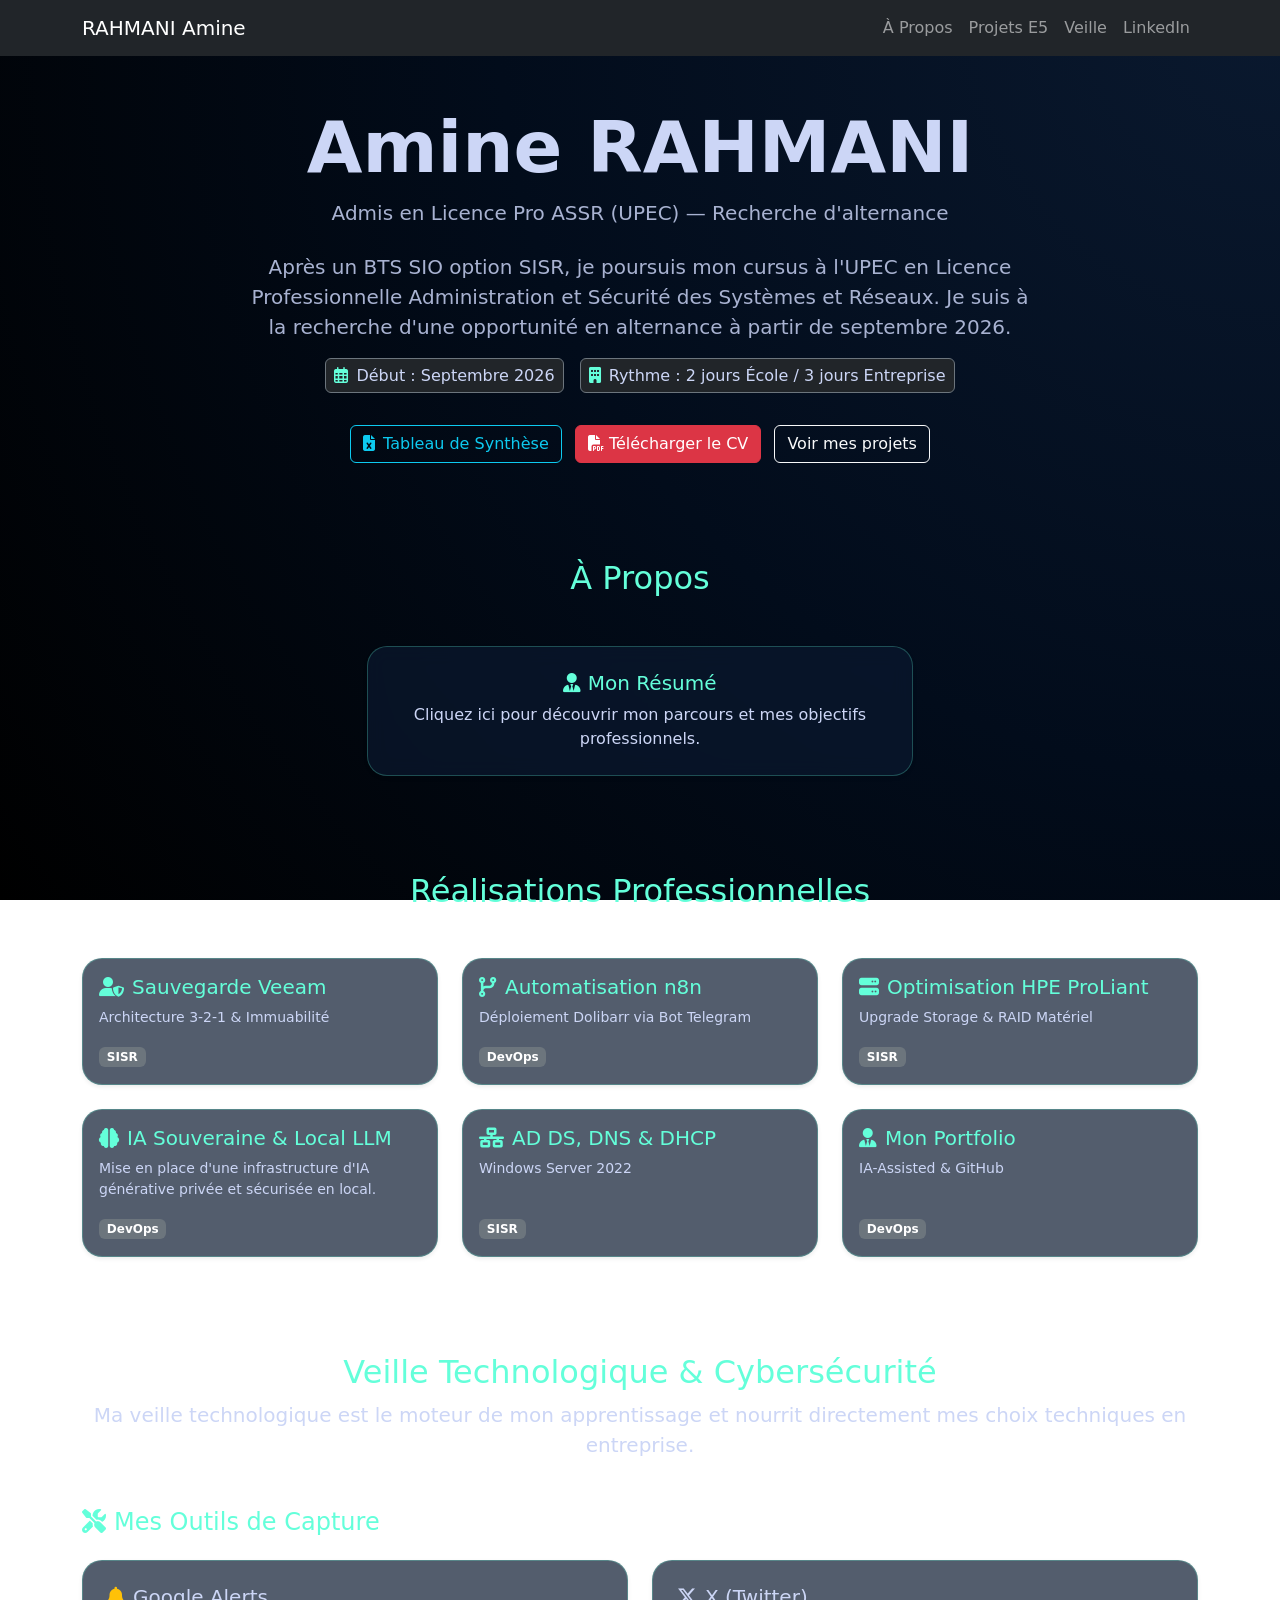
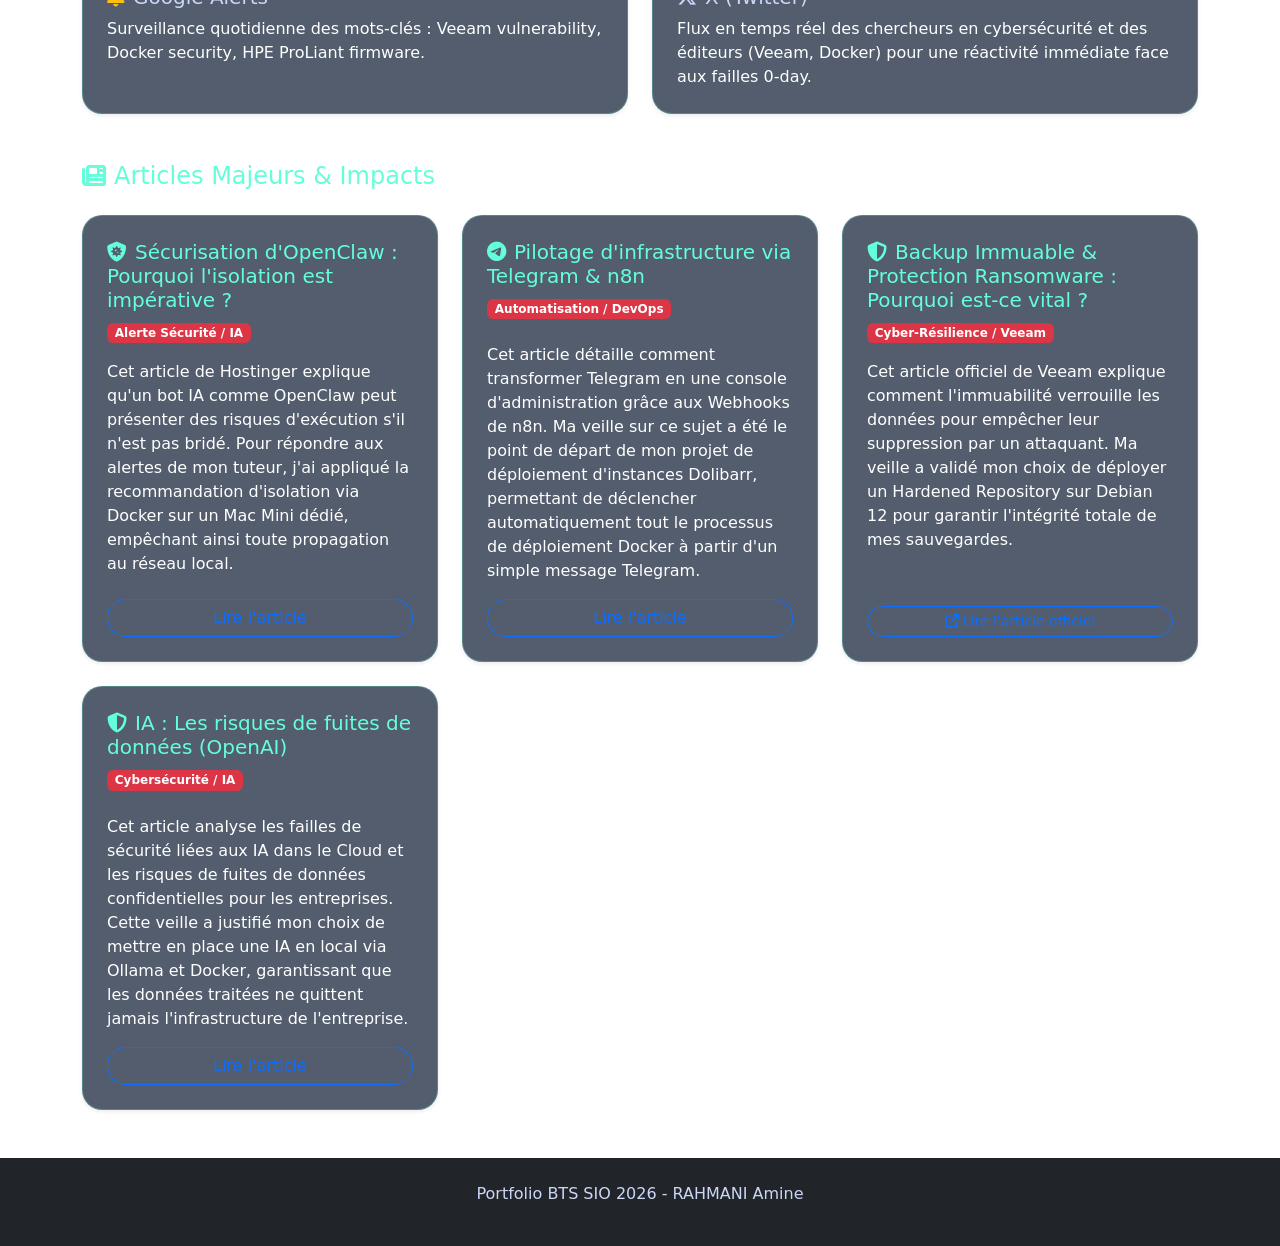
<file: index.html>
<!DOCTYPE html>
<html lang="fr">
<head>
    <meta charset="UTF-8">
    <meta name="viewport" content="width=device-width, initial-scale=1.0">
    <title>Amine RAHMANI - Portfolio BTS SIO</title>
    <link href="https://cdn.jsdelivr.net/npm/bootstrap@5.3.0/dist/css/bootstrap.min.css" rel="stylesheet">
    <link rel="stylesheet" href="style.css">
    <link href="https://fonts.googleapis.com/css2?family=Inter:wght@400;500;700&display=swap" rel="stylesheet">
    <link rel="stylesheet" href="https://cdnjs.cloudflare.com/ajax/libs/font-awesome/6.4.0/css/all.min.css">
</head>
<body class="text-light">
    <nav class="navbar navbar-expand-lg navbar-dark bg-dark sticky-top">
        <div class="container">
            <a class="navbar-brand" href="#">RAHMANI Amine</a>
            <div class="collapse navbar-collapse" id="navbarNav">
                <ul class="navbar-nav ms-auto">
                    <li class="nav-item"><a class="nav-link" href="#propos">À Propos</a></li>
                    <li class="nav-item"><a class="nav-link" href="#projets">Projets E5</a></li>
                    <li class="nav-item"><a class="nav-link" href="#veille">Veille</a></li>
                    <li class="nav-item"><a class="nav-link" href="https://www.linkedin.com/in/amine-r-5809b4294" target="_blank">LinkedIn</a></li>
                </ul>
            </div>
        </div>
    </nav>

    <header class="hero text-center text-white py-5">
        <div class="container">
            <h1 class="display-4">Amine RAHMANI</h1>
            <span class="student-badge">Admis en Licence Pro ASSR (UPEC) — Recherche d'alternance</span>
            <p class="lead mt-4 mx-auto text-light" style="max-width: 800px; font-size: 1.1rem;">
                Après un BTS SIO option SISR, je poursuis mon cursus à l'UPEC en Licence Professionnelle Administration et Sécurité des Systèmes et Réseaux. Je suis à la recherche d'une opportunité en alternance à partir de septembre 2026.
            </p>
            <div class="d-flex justify-content-center flex-wrap gap-3 mt-3 mb-4">
                <span class="badge bg-dark border border-secondary text-light p-2 fs-6 fw-normal"><i class="far fa-calendar-alt text-primary me-2"></i>Début : Septembre 2026</span>
                <span class="badge bg-dark border border-secondary text-light p-2 fs-6 fw-normal"><i class="fas fa-building text-primary me-2"></i>Rythme : 2 jours École / 3 jours Entreprise</span>
            </div>
            <div class="mt-4 pt-2">
                <a href="https://docs.google.com/spreadsheets/d/1QU3zX0xjcgIKWN11sdm5J7ZlhkYCsO03/edit?usp=sharing&ouid=112643540388892690365&rtpof=true&sd=true" class="btn btn-outline-info me-2" target="_blank"><i class="fas fa-file-excel me-2"></i>Tableau de Synthèse</a>
                <a href="Documents/CV-Amine-Rahmani-Public.pdf" class="btn btn-danger me-2" download><i class="fas fa-file-pdf"></i> Télécharger le CV</a>
                <a href="#projets" class="btn btn-outline-light">Voir mes projets</a>
            </div>
        </div>
    </header>

    <section id="propos" class="container py-5">
        <h2 class="text-center mb-5">À Propos</h2>
        <div class="row justify-content-center">
            <div class="col-md-8 col-lg-6">
                <div class="card shadow-sm text-white" data-bs-toggle="modal" data-bs-target="#modalPropos">
                    <div class="card-body text-center p-4">
                        <h5 class="card-title text-primary"><i class="fas fa-user-tie text-primary"></i> Mon Résumé</h5>
                        <p class="card-text text-light">Cliquez ici pour découvrir mon parcours et mes objectifs professionnels.</p>
                    </div>
                </div>
            </div>
        </div>
    </section>

    <section id="projets" class="container py-5">
        <h2 class="text-center mb-5">Réalisations Professionnelles</h2>
        <div class="row g-4">
            <div class="col-md-4">
                <div class="card h-100 shadow-sm" data-bs-toggle="modal" data-bs-target="#modalVeeam">
                    <div class="card-body d-flex flex-column">
                        <h5 class="card-title text-primary"><i class="fas fa-user-shield me-2"></i>Sauvegarde Veeam</h5>
                        <p class="card-text small text-muted">Architecture 3-2-1 & Immuabilité</p>
                        <div class="mt-auto"><span class="badge bg-secondary">SISR</span></div>
                    </div>
                </div>
            </div>
            <div class="col-md-4">
                <div class="card h-100 shadow-sm" data-bs-toggle="modal" data-bs-target="#modalDevOps">
                    <div class="card-body d-flex flex-column">
                        <h5 class="card-title text-primary"><i class="fas fa-code-branch me-2"></i>Automatisation n8n</h5>
                        <p class="card-text small text-muted">Déploiement Dolibarr via Bot Telegram</p>
                        <div class="mt-auto"><span class="badge bg-secondary">DevOps</span></div>
                    </div>
                </div>
            </div>
            <div class="col-md-4">
                <div class="card h-100 shadow-sm" data-bs-toggle="modal" data-bs-target="#modalHPE">
                    <div class="card-body d-flex flex-column">
                        <h5 class="card-title text-primary"><i class="fas fa-server me-2"></i>Optimisation HPE ProLiant</h5>
                        <p class="card-text small text-muted">Upgrade Storage & RAID Matériel</p>
                        <div class="mt-auto"><span class="badge bg-secondary">SISR</span></div>
                    </div>
                </div>
            </div>
            <div class="col-md-4">
                <div class="card h-100 shadow-sm" data-bs-toggle="modal" data-bs-target="#modalIA">
                    <div class="card-body d-flex flex-column">
                        <h5 class="card-title text-primary"><i class="fas fa-brain me-2"></i>IA Souveraine & Local LLM</h5>
                        <p class="card-text small text-muted">Mise en place d'une infrastructure d'IA générative privée et sécurisée en local.</p>
                        <div class="mt-auto"><span class="badge bg-secondary">DevOps</span></div>
                    </div>
                </div>
            </div>
            <div class="col-md-4">
                <div class="card h-100 shadow-sm" data-bs-toggle="modal" data-bs-target="#modalADDS">
                    <div class="card-body d-flex flex-column">
                        <h5 class="card-title text-primary"><i class="fas fa-network-wired me-2"></i>AD DS, DNS & DHCP</h5>
                        <p class="card-text small text-muted">Windows Server 2022</p>
                        <div class="mt-auto"><span class="badge bg-secondary">SISR</span></div>
                    </div>
                </div>
            </div>
            <div class="col-md-4">
                <div class="card h-100 shadow-sm" data-bs-toggle="modal" data-bs-target="#modalPortfolio">
                    <div class="card-body d-flex flex-column">
                        <h5 class="card-title text-primary"><i class="fas fa-user-tie me-2"></i>Mon Portfolio</h5>
                        <p class="card-text small text-muted">IA-Assisted & GitHub</p>
                        <div class="mt-auto"><span class="badge bg-secondary">DevOps</span></div>
                    </div>
                </div>
            </div>
        </div>
    </section>

    <section id="veille" class="container py-5">
        <div class="text-center mb-5">
            <h2>Veille Technologique & Cybersécurité</h2>
            <p class="lead text-muted">Ma veille technologique est le moteur de mon apprentissage et nourrit directement mes choix techniques en entreprise.</p>
        </div>

        <div class="mb-5">
            <h4 class="text-primary mb-4"><i class="fas fa-tools me-2"></i>Mes Outils de Capture</h4>
            <div class="row g-4">
                <div class="col-md-6">
                    <div class="card h-100 shadow-sm text-white">
                        <div class="card-body p-4">
                            <h5 class="card-title"><i class="fas fa-bell text-warning me-2"></i>Google Alerts</h5>
                            <p class="card-text text-light">Surveillance quotidienne des mots-clés : Veeam vulnerability, Docker security, HPE ProLiant firmware.</p>
                        </div>
                    </div>
                </div>
                <div class="col-md-6">
                    <div class="card h-100 shadow-sm text-white">
                        <div class="card-body p-4">
                            <h5 class="card-title"><i class="fab fa-x-twitter text-light me-2"></i>X (Twitter)</h5>
                            <p class="card-text text-light">Flux en temps réel des chercheurs en cybersécurité et des éditeurs (Veeam, Docker) pour une réactivité immédiate face aux failles 0-day.</p>
                        </div>
                    </div>
                </div>
            </div>
        </div>

        <div>
            <h4 class="text-primary mb-4"><i class="fas fa-newspaper me-2"></i>Articles Majeurs & Impacts</h4>
            <div class="row g-4">
                <div class="col-md-6 col-lg-4">
                    <div class="card h-100 shadow-sm text-white">
                        <div class="card-body p-4 d-flex flex-column">
                            <h5 class="card-title text-primary"><i class="fas fa-shield-virus me-2"></i>Sécurisation d'OpenClaw : Pourquoi l'isolation est impérative ?</h5>
                            <div class="mb-3"><span class="badge bg-danger">Alerte Sécurité / IA</span></div>
                            <p class="card-text text-light flex-grow-1">Cet article de Hostinger explique qu'un bot IA comme OpenClaw peut présenter des risques d'exécution s'il n'est pas bridé. Pour répondre aux alertes de mon tuteur, j'ai appliqué la recommandation d'isolation via Docker sur un Mac Mini dédié, empêchant ainsi toute propagation au réseau local.</p>
                            <a href="https://www.hostinger.com/fr/tutoriels/openclaw-cest-quoi#h-openclaw-est-il-securise" target="_blank" class="btn btn-outline-primary mt-3 mt-auto rounded-pill">Lire l'article</a>
                        </div>
                    </div>
                </div>
                <div class="col-md-6 col-lg-4">
                    <div class="card h-100 shadow-sm text-white">
                        <div class="card-body p-4 d-flex flex-column">
                            <h5 class="card-title text-primary"><i class="fab fa-telegram me-2"></i>Pilotage d'infrastructure via Telegram & n8n</h5>
                            <div class="mb-3"><span class="badge bg-danger mb-2">Automatisation / DevOps</span></div>
                            <p class="card-text text-light flex-grow-1">Cet article détaille comment transformer Telegram en une console d'administration grâce aux Webhooks de n8n. Ma veille sur ce sujet a été le point de départ de mon projet de déploiement d'instances Dolibarr, permettant de déclencher automatiquement tout le processus de déploiement Docker à partir d'un simple message Telegram.</p>
                            <a href="https://tutoriels.lws.fr/vps/integration-n8n-telegram" target="_blank" class="btn btn-outline-primary mt-3 mt-auto rounded-pill">Lire l'article</a>
                        </div>
                    </div>
                </div>
                <div class="col-md-6 col-lg-4">
                    <div class="card h-100 shadow-sm text-white">
                        <div class="card-body p-4 d-flex flex-column">
                            <h5 class="card-title text-primary"><i class="fas fa-shield-alt me-2"></i>Backup Immuable & Protection Ransomware : Pourquoi est-ce vital ?</h5>
                            <div class="mb-3"><span class="badge bg-danger">Cyber-Résilience / Veeam</span></div>
                            <p class="card-text text-light flex-grow-1">Cet article officiel de Veeam explique comment l'immuabilité verrouille les données pour empêcher leur suppression par un attaquant. Ma veille a validé mon choix de déployer un Hardened Repository sur Debian 12 pour garantir l'intégrité totale de mes sauvegardes.</p>
                            <a href="https://www.veeam.com/blog/immutable-backup.html" target="_blank" class="btn btn-outline-primary btn-sm mt-3 mt-auto rounded-pill"><i class="fas fa-external-link-alt me-1"></i>Lire l'article officiel</a>
                    </div>
                </div>
            </div>
            <div class="col-md-6 col-lg-4">
                <div class="card h-100 shadow-sm text-white">
                    <div class="card-body p-4 d-flex flex-column">
                        <h5 class="card-title text-primary"><i class="fas fa-shield-alt me-2"></i>IA : Les risques de fuites de données (OpenAI)</h5>
                        <div class="mb-3"><span class="badge bg-danger mb-2">Cybersécurité / IA</span></div>
                        <p class="card-text text-light flex-grow-1">Cet article analyse les failles de sécurité liées aux IA dans le Cloud et les risques de fuites de données confidentielles pour les entreprises. Cette veille a justifié mon choix de mettre en place une IA en local via Ollama et Docker, garantissant que les données traitées ne quittent jamais l'infrastructure de l'entreprise.</p>
                        <a href="https://proton.me/business/blog/openai-data-breach" target="_blank" class="btn btn-outline-primary mt-3 mt-auto rounded-pill">Lire l'article</a>
                    </div>
                </div>
            </div>
            </div>
        </div>
    </section>

    <footer class="bg-dark text-white text-center py-4">
        <p>Portfolio BTS SIO 2026 - RAHMANI Amine</p>
    </footer>

    <!-- Modals -->
    <div class="modal fade" id="modalPropos" tabindex="-1" aria-labelledby="modalProposLabel" aria-hidden="true">
        <div class="modal-dialog modal-lg modal-dialog-centered">
            <div class="modal-content text-white">
                <div class="modal-header border-secondary">
                    <h5 class="modal-title text-primary" id="modalProposLabel"><i class="fas fa-user-tie text-primary"></i> Mon Résumé</h5>
                    <button type="button" class="btn-close btn-close-white" data-bs-dismiss="modal" aria-label="Close"></button>
                </div>
                <div class="modal-body" style="font-size: 1.05rem; line-height: 1.6;">
                    <p>Étudiant en BTS SIO option SISR (Services Informatiques aux Organisations), je suis passionné par l'univers de l'informatique et des infrastructures réseaux. Mon parcours m'a permis de développer une solide base technique en administration systèmes, en cybersécurité et en réseaux.</p>
                <p>Admis en Licence Professionnelle Administration et Sécurité des Systèmes et Réseaux, je souhaite me spécialiser dans la gestion et la sécurisation des infrastructures critiques. Déterminé et curieux, j'aime relever des défis techniques.</p>

                    <h6 class="fw-bold mt-4 mb-3 text-white border-bottom border-secondary pb-2">Parcours Scolaire</h6>
                    <ul class="list-unstyled">
                    <li class="mb-3"><i class="fas fa-user-graduate text-success me-2"></i><strong>Licence Pro ASSR | UPEC (Université Paris-Est Créteil)</strong><br><span class="ms-4 text-light small">En préparation (2026-2027)</span></li>
                        <li class="mb-2"><i class="fas fa-university text-primary me-2"></i><strong>BTS SIO SISR :</strong> Lycée Louis Armand (En cours)</li>
                    <li class="mb-2"><i class="fas fa-graduation-cap text-primary me-2"></i><strong>Bac Général :</strong> Options Mathématiques & SES</li>
                    </ul>

                    <h6 class="fw-bold mt-4 mb-3 text-white border-bottom border-secondary pb-2">Expériences Professionnelles (Stages)</h6>
                    <ul class="list-unstyled">
                        <li class="mb-3">
                            <i class="fas fa-briefcase text-info me-2"></i><strong>AP-HP Hôpital Jean Verdier</strong> - Technicien Réseau et Système<br>
                            <div class="ms-4 mt-1 small text-light">
                                Administration et gestion de l'infrastructure de virtualisation sous VMware <strong>vSphere</strong> via la console <strong>vCenter Server</strong>.<br>
                                Maintenance du parc informatique, support utilisateur de niveau 1 & 2 et sécurisation des accès réseau en milieu hospitalier.
                            </div>
                        </li>
                        <li class="mb-2">
                            <i class="fas fa-briefcase text-info me-2"></i><strong>Big Data Consulting</strong> - Technicien Système et Réseau (DevOps)<br>
                            <div class="ms-4 mt-1 small text-light">Automatisation <span class="badge bg-secondary">n8n</span>, <span class="badge bg-secondary">Docker</span>, <span class="badge bg-secondary">Scripting</span>, Maintenance serveurs.</div>
                        </li>
                    </ul>

                    <h6 class="fw-bold mt-4 mb-3 text-white border-bottom border-secondary pb-2">Certifications</h6>
                    <ul class="list-unstyled mb-0">
                        <li><i class="fas fa-shield-alt text-success me-2"></i><strong>Stormshield Network Security (SNS)</strong></li>
                    </ul>
                </div>
            </div>
        </div>
    </div>

    <div class="modal fade" id="modalIA" tabindex="-1" aria-labelledby="modalIALabel" aria-hidden="true">
        <div class="modal-dialog modal-lg modal-dialog-centered">
            <div class="modal-content text-white">
                <div class="modal-header border-secondary">
                    <h5 class="modal-title text-primary" id="modalIALabel"><i class="fas fa-brain text-info me-2"></i>Projet IA Souveraine & Local LLM</h5>
                    <button type="button" class="btn-close btn-close-white" data-bs-dismiss="modal" aria-label="Close"></button>
                </div>
                <div class="modal-body">
                    <p><strong>Contexte :</strong> L'entreprise souhaite utiliser l'IA pour gagner en efficacité, mais refuse catégoriquement que ses données confidentielles soient envoyées sur des serveurs externes (Cloud) pour des raisons de sécurité.</p>
                    <p><strong>Objectif :</strong> Déployer un 'ChatGPT' privé et souverain capable non seulement de répondre aux questions, mais aussi d'exécuter des tâches concrètes en local.</p>
                    <p><strong>Infrastructure :</strong> Serveur interne faisant tourner des modèles d'IA via Ollama. Utilisation de la couche applicative OpenClaw et de l'agent ClawDBot.</p>
                    <p><strong>Mise en œuvre :</strong></p>
                    <ul>
                        <li>Installation d'une interface simple (OpenClaw) pour les employés.</li>
                        <li>Intégration de ClawDBot, une IA 'agissante' qui s'appuie sur le modèle de notre choix (Gemini, DeepSeek, Claude, etc.) comme cerveau.</li>
                        <li>Contrairement à une IA classique, ClawDBot peut réellement exécuter des actions : parcourir des fichiers locaux, analyser du contenu, ou même écrire et tester des lignes de commande de manière autonome.</li>
                    </ul>
                    <p><strong>Résultat :</strong> Un assistant intelligent, agissant et sécurisé, accessible uniquement au bureau. Il garantit la confidentialité totale des secrets de l'entreprise tout en automatisant des processus techniques réels.</p>
                    <div class="mt-4">
                        <h5 class="text-info mb-3"><i class="fas fa-tasks me-2"></i>Planification du projet</h5>
                        <div class="ratio ratio-16x9" style="border: 1px solid #64ffda; border-radius: 8px; overflow: hidden;">
                            <iframe src="Documents/gantt-agent-ia.html" title="Gantt Agent IA" allowfullscreen></iframe>
                        </div>
                        <p class="text-muted small mt-2 text-center">Diagramme de Gantt interactif : Déploiement de l'agent sur 4 semaines</p>
                    </div>
                    <div class="mt-4 border-top border-secondary pt-3">
                        <span class="badge bg-primary me-1">OpenClaw</span>
                        <span class="badge bg-primary me-1">Clawdbot</span>
                        <span class="badge bg-primary me-1"><i class="fab fa-docker me-1"></i>Docker</span>
                        <span class="badge bg-primary">Ollama</span>
                    </div>
                </div>
            </div>
        </div>
    </div>

    <div class="modal fade" id="modalVeeam" tabindex="-1" aria-labelledby="modalVeeamLabel" aria-hidden="true">
        <div class="modal-dialog modal-lg modal-dialog-centered">
            <div class="modal-content text-white">
                <div class="modal-header border-secondary">
                    <h5 class="modal-title text-primary" id="modalVeeamLabel">Projet Sauvegarde Veeam</h5>
                    <button type="button" class="btn-close btn-close-white" data-bs-dismiss="modal" aria-label="Close"></button>
                </div>
                <div class="modal-body">
                    <p><strong>Contexte :</strong> Face à l'explosion des cyberattaques, les entreprises craignent de perdre leurs données même si elles ont des sauvegardes, car les pirates ciblent désormais les backups pour empêcher toute restauration.</p>
                    <p><strong>Objectif :</strong> Protéger les données de l'entreprise contre les cyberattaques (ransomwares) en créant des sauvegardes qu'il est impossible d'effacer ou de modifier.</p>
                    <p><strong>Infrastructure (Le rôle de mes 4 VMs) :</strong></p>
                    <ul>
                        <li><strong>Serveur Veeam (Windows Server) :</strong> C'est le 'cerveau' qui pilote et planifie toutes les sauvegardes.</li>
                        <li><strong>PC Client (Windows 11) :</strong> C'est la machine de l'utilisateur que l'on veut protéger.</li>
                        <li><strong>Serveur Debian 12 :</strong> C'est le coffre-fort principal. Il utilise une technologie spéciale (Immuabilité) qui verrouille les fichiers pour qu'un pirate ne puisse pas les supprimer.</li>
                        <li><strong>NAS XPEnology :</strong> C'est la double sécurité. Il reçoit une copie des sauvegardes et les stocke dans une zone réseau séparée (DMZ).</li>
                    </ul>
                    <p><strong>Mise en œuvre :</strong> Installation et liaison des machines entre elles. Configuration du verrouillage des données sur Linux et mise en place d'une réplication automatique vers le NAS pour ne jamais perdre de données, même si le serveur principal brûle.</p>
                    <p><strong>Résultat :</strong> Une protection totale. Même en cas d'attaque, on peut restaurer tout le système en quelques minutes.</p>
                    <img src="Documents/veeam.jpg" alt="Architecture de sauvegarde Veeam avec Hardened Repository" class="img-fluid rounded mt-4">
                    <div class="text-center mt-4">
                        <img src="Documents/ganttVEEAM.png" alt="Planning détaillé du projet (Diagramme de Gantt)" class="img-fluid rounded border border-info">
                        <p class="text-muted small mt-2">Planning détaillé du projet (Diagramme de Gantt)</p>
                    </div>
                    <div class="mt-4 border-top border-secondary pt-3">
                        <span class="badge bg-secondary me-1">Veeam</span>
                        <span class="badge bg-secondary me-1">Debian</span>
                        <span class="badge bg-secondary">Immuabilité</span>
                    </div>
                </div>
            </div>
        </div>
    </div>

    <div class="modal fade" id="modalDevOps" tabindex="-1" aria-labelledby="modalDevOpsLabel" aria-hidden="true">
        <div class="modal-dialog modal-lg modal-dialog-centered">
            <div class="modal-content text-white">
                <div class="modal-header border-secondary">
                    <h5 class="modal-title text-primary" id="modalDevOpsLabel">Automatisation n8n</h5>
                    <button type="button" class="btn-close btn-close-white" data-bs-dismiss="modal" aria-label="Close"></button>
                </div>
                <div class="modal-body">
                    <p><strong>Contexte :</strong> Le déploiement manuel de logiciels de gestion (ERP) est une tâche répétitive, lente et sujette aux erreurs humaines de configuration.</p>
                    <p><strong>Objectif :</strong> Créer un système qui installe automatiquement des logiciels de gestion (Dolibarr) pour gagner du temps et éviter les erreurs.</p>
                    <p><strong>Infrastructure :</strong> Un serveur Linux qui héberge 'n8n' (un chef d'orchestre qui automatise les tâches) et 'Docker' (qui prépare les logiciels dans des boîtes isolées).</p>
                    <p><strong>Mise en œuvre :</strong> Création d'un scénario où il suffit d'envoyer un message sur Telegram pour que le serveur installe tout seul le logiciel, sa base de données et son accès web. Une fois l'installation terminée, le bot Telegram envoie automatiquement au client le lien URL direct vers son instance Dolibarr prête à l'emploi.</p>
                    <p><strong>Résultat :</strong> Ce qui prenait 30 minutes à la main se fait maintenant en 10 secondes. Nous répondons ainsi à la demande du client beaucoup plus rapidement, le lien vers l'outil de gestion est envoyé directement sur notre téléphone via un lien sécurisé.</p>
                    <img src="Documents/n8n.png" alt="Capture d'écran du workflow n8n pour le déploiement de Dolibarr" class="img-fluid rounded mt-4">
                    <div class="text-center mt-4">
                        <img src="Documents/dolibarr.png" alt="Interface Dolibarr automatisée" class="img-fluid rounded border border-info" style="max-height: 400px;">
                        <p class="text-muted small mt-2">Interface de l'ERP Dolibarr déployé automatiquement via n8n</p>
                    </div>
                    <div class="mt-4 border-top border-secondary pt-3">
                        <span class="badge bg-secondary me-1">n8n</span>
                        <span class="badge bg-secondary me-1">Docker</span>
                        <span class="badge bg-secondary me-1">Telegram API</span>
                        <span class="badge bg-secondary">Automatisation</span>
                    </div>
                </div>
            </div>
        </div>
    </div>

    <div class="modal fade" id="modalHPE" tabindex="-1" aria-labelledby="modalHPELabel" aria-hidden="true">
        <div class="modal-dialog modal-lg modal-dialog-centered">
            <div class="modal-content text-white">
                <div class="modal-header border-secondary">
                    <h5 class="modal-title text-primary" id="modalHPELabel">Projet Optimisation HPE ProLiant</h5>
                    <button type="button" class="btn-close btn-close-white" data-bs-dismiss="modal" aria-label="Close"></button>
                </div>
                <div class="modal-body">
                    <p><strong>Contexte :</strong> Un client subissait des lenteurs critiques sur son serveur physique, impactant la productivité : les machines virtuelles mettaient un temps infini à démarrer.</p>
                    <p><strong>Objectif :</strong> Booster un serveur physique lent pour qu'il redevienne rapide et fiable.</p>
                    <p><strong>Infrastructure :</strong> Serveur professionnel HPE ProLiant DL360 Gen10, deux nouveaux disques ultra-rapides SSD Samsung 990 Pro NVMe et une carte adaptatrice PCIe StarTech. La carte est indispensable car le serveur ne dispose pas de slots NVMe natifs.</p>
                    <p><strong>Mise en œuvre :</strong></p>
                    <ul>
                        <li><strong>Installation physique :</strong> Ouverture du serveur, montage des SSD NVMe sur la carte adaptatrice PCIe StarTech et insertion de l'ensemble dans un slot Riser libre.</li>
                        <li><strong>Configuration BIOS :</strong> Réglage de la 'Bifurcation PCIe' (x4x4) dans l'UEFI HPE (F9) pour que le système divise les lignes PCIe et reconnaisse les deux disques séparément.</li>
                        <li><strong>Sécurisation :</strong> Mise en place d'un système 'miroir' (RAID 1) : si un disque tombe en panne, le deuxième prend le relais sans coupure.</li>
                    </ul>
                    <p><strong>Résultat :</strong> Le serveur est devenu 10 fois plus rapide et les données sont mieux protégées contre les pannes matérielles.</p>
                    <div class="text-center">
                        <img src="Documents/serveurSTAGE.JPG" alt="Installation physique de la carte PCIe et des SSD NVMe sur le serveur HPE ProLiant" class="img-fluid rounded border border-info mt-3">
                        <p class="text-muted small mt-2">Installation physique de la carte PCIe et des SSD NVMe sur le serveur HPE ProLiant</p>
                    </div>
                    <div class="mt-4 border-top border-secondary pt-3">
                        <span class="badge bg-secondary me-1">HPE ProLiant</span>
                        <span class="badge bg-secondary me-1">NVMe</span>
                        <span class="badge bg-secondary me-1">RAID 1</span>
                        <span class="badge bg-secondary">BIOS/UEFI</span>
                    </div>
                </div>
            </div>
        </div>
    </div>

        <div class="modal fade" id="modalADDS" tabindex="-1" aria-labelledby="modalADDSLabel" aria-hidden="true">
            <div class="modal-dialog modal-lg modal-dialog-centered">
                <div class="modal-content text-white">
                    <div class="modal-header border-secondary">
                        <h5 class="modal-title text-primary" id="modalADDSLabel"><i class="fas fa-network-wired text-info me-2"></i>Déploiement AD DS, DNS & DHCP</h5>
                        <button type="button" class="btn-close btn-close-white" data-bs-dismiss="modal" aria-label="Close"></button>
                    </div>
                    <div class="modal-body">
                        <p><strong>Contexte :</strong> Sans gestion centralisée, chaque ordinateur doit être configuré un par un, ce qui rend la sécurité du parc informatique impossible à maintenir efficacement.</p>
                        <p><strong>Objectif :</strong> Centraliser la gestion des ordinateurs et des employés pour que tout soit organisé et sécurisé.</p>
                        <p><strong>Mise en œuvre :</strong> Création d'un annuaire qui gère les mots de passe de tout le monde. Mise en place de règles automatiques (GPO) : par exemple, obliger les fonds d'écran de l'entreprise ou interdire l'accès à certains dossiers sensibles.</p>
                        <p><strong>Résultat :</strong> Une gestion simplifiée : quand un nouvel employé arrive, on lui crée un compte en 1 clic et il a accès à tout ce dont il a besoin.</p>
                        <div class="mt-4 border-top border-secondary pt-3">
                            <span class="badge bg-secondary me-1">AD DS</span>
                            <span class="badge bg-secondary me-1">Windows Server</span>
                            <span class="badge bg-secondary me-1">GPO</span>
                            <span class="badge bg-secondary me-1">DNS</span>
                            <span class="badge bg-secondary">DHCP</span>
                        </div>
                    </div>
                </div>
            </div>
        </div>

        <div class="modal fade" id="modalPortfolio" tabindex="-1" aria-labelledby="modalPortfolioLabel" aria-hidden="true">
            <div class="modal-dialog modal-lg modal-dialog-centered">
                <div class="modal-content text-white">
                    <div class="modal-header border-secondary">
                        <h5 class="modal-title text-primary" id="modalPortfolioLabel"><i class="fas fa-user-edit text-info me-2"></i>Mon Portfolio</h5>
                        <button type="button" class="btn-close btn-close-white" data-bs-dismiss="modal" aria-label="Close"></button>
                    </div>
                    <div class="modal-body">
                        <p><strong>Contexte :</strong> En recherche d'alternance pour ma Licence Pro à l'UPEC, je dois démontrer concrètement mes compétences aux recruteurs.</p>
                        <p><strong>Objectif :</strong> Créer ce site web pour présenter mes projets de manière pro aux entreprises.</p>
                        <p><strong>Mise en œuvre :</strong> Développement sous VS Code en utilisant les langages HTML/CSS. L'utilisation de Gemini Assist a énormément facilité la tâche, notamment pour l'optimisation et la correction du code. Le projet est hébergé sur GitHub, ce qui permet de conserver un historique complet des modifications et de revenir à une version ultérieure en cas de besoin.</p>
                        <p><strong>Résultat :</strong> Une vitrine interactive qui prouve mes compétences techniques, ma maîtrise des outils de versioning et ma capacité à documenter mon travail.</p>
                        <div class="mt-4 border-top border-secondary pt-3">
                            <span class="badge bg-secondary me-1">HTML/CSS</span>
                            <span class="badge bg-secondary me-1"><i class="fab fa-github me-1"></i>GitHub</span>
                            <span class="badge bg-secondary me-1">Gemini AI</span>
                            <span class="badge bg-secondary"><i class="fab fa-git-alt me-1"></i>Git</span>
                        </div>
                    </div>
                </div>
            </div>
        </div>

    <script src="https://cdn.jsdelivr.net/npm/bootstrap@5.3.0/dist/js/bootstrap.bundle.min.js"></script>
</body>
</html>
</file>
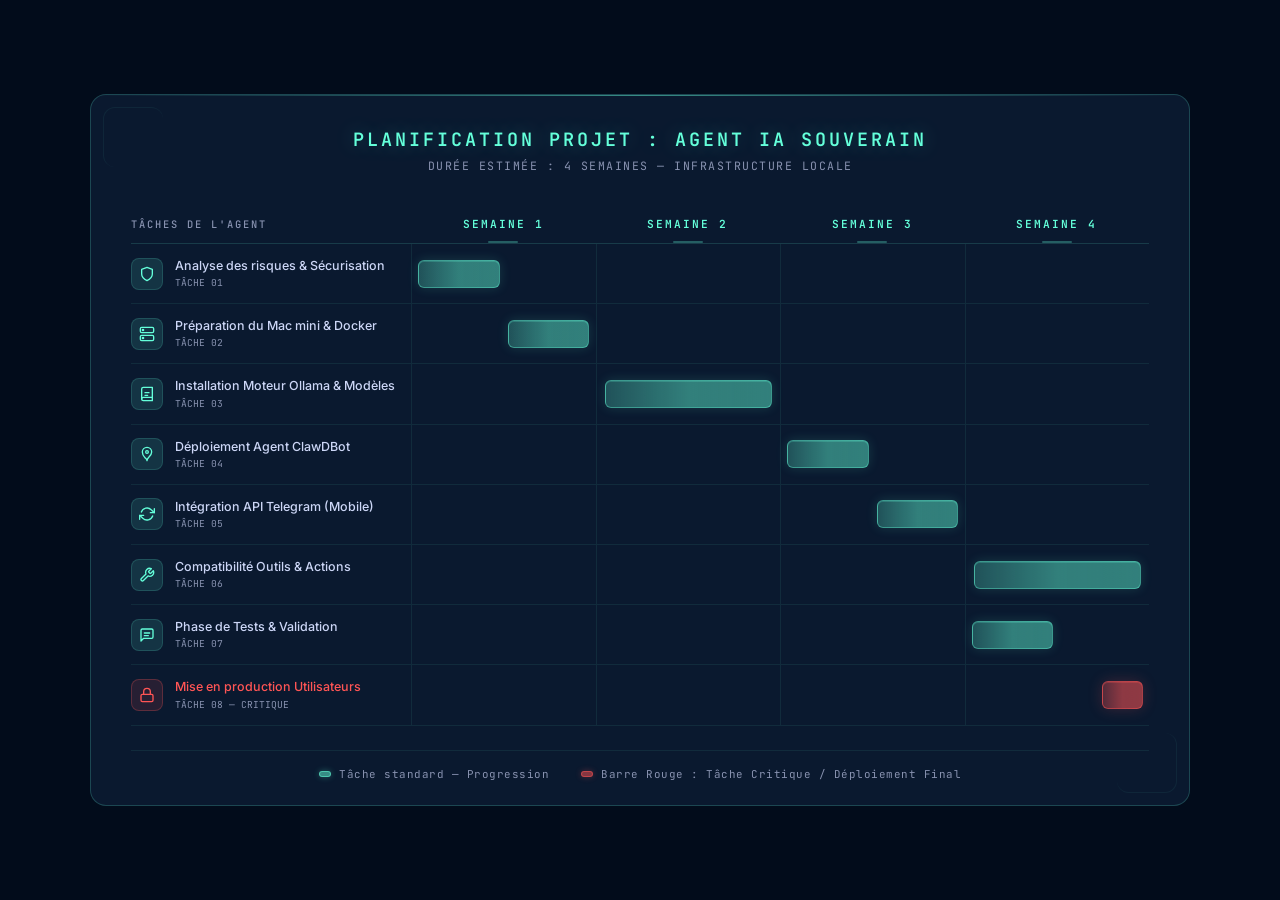
<file: Documents/gantt-agent-ia.html>
<!DOCTYPE html>
<html lang="fr">
<head>
<meta charset="UTF-8">
<meta name="viewport" content="width=device-width, initial-scale=1.0">
<style>
@import url('https://fonts.googleapis.com/css2?family=JetBrains+Mono:wght@300;400;500;600;700&family=Inter:wght@300;400;500;600;700&display=swap');

*{margin:0;padding:0;box-sizing:border-box}

:root{
  --bg:#020c1b;
  --bg-card:#0a192f;
  --bg-row:#112240;
  --cyan:#64ffda;
  --cyan-dim:rgba(100,255,218,.12);
  --cyan-glow:rgba(100,255,218,.35);
  --text:#ccd6f6;
  --text-dim:#8892b0;
  --red:#ff5555;
  --red-glow:rgba(255,85,85,.4);
  --grid:rgba(100,255,218,.08);
  --grid-line:rgba(100,255,218,.15);
}

body{
  background:var(--bg);
  font-family:'Inter',sans-serif;
  color:var(--text);
  display:flex;
  justify-content:center;
  align-items:center;
  min-height:100vh;
  padding:2rem;
}

.gantt-container{
  width:100%;
  max-width:1100px;
  background:var(--bg-card);
  border:1px solid rgba(100,255,218,.2);
  border-radius:16px;
  padding:2rem 2.5rem 1.5rem;
  position:relative;
  overflow:hidden;
}

.gantt-container::before{
  content:'';
  position:absolute;
  top:0;left:0;right:0;
  height:1px;
  background:linear-gradient(90deg,transparent,var(--cyan),transparent);
  opacity:.5;
}

.title-section{
  text-align:center;
  margin-bottom:2rem;
  position:relative;
}

.title-section h1{
  font-family:'JetBrains Mono',monospace;
  font-size:1.15rem;
  font-weight:600;
  color:var(--cyan);
  letter-spacing:3px;
  text-shadow:0 0 20px rgba(100,255,218,.3);
  margin-bottom:.35rem;
}

.title-section .subtitle{
  font-size:.72rem;
  color:var(--text-dim);
  letter-spacing:1.5px;
  font-family:'JetBrains Mono',monospace;
}

.gantt-grid{
  display:grid;
  grid-template-columns:280px repeat(4,1fr);
  gap:0;
  position:relative;
}

.header-row{
  display:contents;
}

.header-cell{
  font-family:'JetBrains Mono',monospace;
  font-size:.7rem;
  font-weight:600;
  letter-spacing:2px;
  color:var(--cyan);
  text-align:center;
  padding:.75rem .5rem;
  border-bottom:1px solid var(--grid-line);
  position:relative;
}

.header-cell::after{
  content:'';
  position:absolute;
  bottom:0;left:50%;
  width:30px;height:2px;
  transform:translateX(-50%);
  background:var(--cyan);
  opacity:.3;
  border-radius:1px;
}

.task-label-header{
  font-family:'JetBrains Mono',monospace;
  font-size:.65rem;
  font-weight:500;
  letter-spacing:2px;
  color:var(--text-dim);
  padding:.75rem 0;
  border-bottom:1px solid var(--grid-line);
  display:flex;
  align-items:center;
}

.task-row{
  display:contents;
}

.task-label{
  display:flex;
  align-items:center;
  gap:.75rem;
  padding:.85rem .5rem .85rem 0;
  border-bottom:1px solid var(--grid);
  position:relative;
}

.task-icon{
  width:32px;
  height:32px;
  border-radius:8px;
  background:var(--cyan-dim);
  display:flex;
  align-items:center;
  justify-content:center;
  flex-shrink:0;
  border:1px solid rgba(100,255,218,.15);
}

.task-icon svg{
  width:16px;
  height:16px;
}

.task-icon.red-icon{
  background:rgba(255,85,85,.12);
  border-color:rgba(255,85,85,.25);
}

.task-name{
  font-size:.78rem;
  font-weight:500;
  color:var(--text);
  line-height:1.3;
}

.task-num{
  font-family:'JetBrains Mono',monospace;
  font-size:.6rem;
  color:var(--text-dim);
  margin-top:2px;
}

.week-cell{
  position:relative;
  padding:.85rem .4rem;
  border-bottom:1px solid var(--grid);
  border-left:1px solid var(--grid);
  display:flex;
  align-items:center;
}

.bar{
  height:28px;
  border-radius:6px;
  position:relative;
  overflow:hidden;
  animation:barGrow .8s ease-out both;
}

@keyframes barGrow{
  from{transform:scaleX(0);opacity:0}
  to{transform:scaleX(1);opacity:1}
}

.bar.cyan{
  background:linear-gradient(90deg,rgba(100,255,218,.25),rgba(100,255,218,.45));
  border:1px solid rgba(100,255,218,.4);
  box-shadow:0 0 12px rgba(100,255,218,.15),inset 0 1px 0 rgba(100,255,218,.2);
}

.bar.cyan::after{
  content:'';
  position:absolute;
  top:0;left:0;right:0;bottom:0;
  background:linear-gradient(90deg,transparent,rgba(100,255,218,.15),transparent);
  animation:shimmer 3s ease-in-out infinite;
}

@keyframes shimmer{
  0%,100%{transform:translateX(-100%)}
  50%{transform:translateX(100%)}
}

.bar.red{
  background:linear-gradient(90deg,rgba(255,85,85,.3),rgba(255,85,85,.55));
  border:1px solid rgba(255,85,85,.5);
  box-shadow:0 0 15px rgba(255,85,85,.2),inset 0 1px 0 rgba(255,85,85,.25);
}

.bar.red::after{
  content:'';
  position:absolute;
  top:0;left:0;right:0;bottom:0;
  background:linear-gradient(90deg,transparent,rgba(255,85,85,.2),transparent);
  animation:shimmer 2.5s ease-in-out infinite;
}

.half-left{width:calc(50% - 4px);margin-right:auto;}
.half-right{width:calc(50% - 4px);margin-left:auto;}
.full{width:calc(100% - 4px);margin:0 auto;}
.quarter-end{width:calc(25% - 2px);margin-left:auto;}

.legend{
  margin-top:1.5rem;
  display:flex;
  align-items:center;
  justify-content:center;
  gap:2rem;
  padding-top:1rem;
  border-top:1px solid var(--grid);
}

.legend-item{
  display:flex;
  align-items:center;
  gap:.5rem;
  font-size:.68rem;
  color:var(--text-dim);
  font-family:'JetBrains Mono',monospace;
  letter-spacing:.5px;
}

.legend-dot{
  width:12px;height:6px;
  border-radius:3px;
}

.legend-dot.cyan-dot{
  background:rgba(100,255,218,.5);
  border:1px solid rgba(100,255,218,.5);
  box-shadow:0 0 6px rgba(100,255,218,.3);
}

.legend-dot.red-dot{
  background:rgba(255,85,85,.5);
  border:1px solid rgba(255,85,85,.5);
  box-shadow:0 0 6px rgba(255,85,85,.3);
}

.task-row:nth-child(1) .bar{animation-delay:.1s}
.task-row:nth-child(2) .bar{animation-delay:.2s}
.task-row:nth-child(3) .bar{animation-delay:.3s}
.task-row:nth-child(4) .bar{animation-delay:.4s}
.task-row:nth-child(5) .bar{animation-delay:.5s}
.task-row:nth-child(6) .bar{animation-delay:.6s}
.task-row:nth-child(7) .bar{animation-delay:.7s}
.task-row:nth-child(8) .bar{animation-delay:.8s}

.corner-accent{
  position:absolute;
  width:60px;height:60px;
  border:1px solid rgba(100,255,218,.06);
  border-radius:12px;
  pointer-events:none;
}
.corner-accent.tl{top:12px;left:12px;border-right:none;border-bottom:none;}
.corner-accent.br{bottom:12px;right:12px;border-left:none;border-top:none;}
</style>
</head>
<body>

<div class="gantt-container">
  <div class="corner-accent tl"></div>
  <div class="corner-accent br"></div>

  <div class="title-section">
    <h1>PLANIFICATION PROJET : AGENT IA SOUVERAIN</h1>
    <div class="subtitle">DURÉE ESTIMÉE : 4 SEMAINES — INFRASTRUCTURE LOCALE</div>
  </div>

  <div class="gantt-grid">
    <!-- Header -->
    <div class="header-row">
      <div class="task-label-header">TÂCHES DE L'AGENT</div>
      <div class="header-cell">SEMAINE 1</div>
      <div class="header-cell">SEMAINE 2</div>
      <div class="header-cell">SEMAINE 3</div>
      <div class="header-cell">SEMAINE 4</div>
    </div>

    <!-- Task 1 -->
    <div class="task-row" style="animation-delay:.1s">
      <div class="task-label">
        <div class="task-icon">
          <svg viewBox="0 0 24 24" fill="none" stroke="#64ffda" stroke-width="2" stroke-linecap="round" stroke-linejoin="round"><path d="M12 22s8-4 8-10V5l-8-3-8 3v7c0 6 8 10 8 10z"/></svg>
        </div>
        <div>
          <div class="task-name">Analyse des risques & Sécurisation</div>
          <div class="task-num">TÂCHE 01</div>
        </div>
      </div>
      <div class="week-cell"><div class="bar cyan half-left"></div></div>
      <div class="week-cell"></div>
      <div class="week-cell"></div>
      <div class="week-cell"></div>
    </div>

    <!-- Task 2 -->
    <div class="task-row">
      <div class="task-label">
        <div class="task-icon">
          <svg viewBox="0 0 24 24" fill="none" stroke="#64ffda" stroke-width="2" stroke-linecap="round" stroke-linejoin="round"><rect x="2" y="2" width="20" height="8" rx="2"/><rect x="2" y="14" width="20" height="8" rx="2"/><circle cx="6" cy="6" r="1"/><circle cx="6" cy="18" r="1"/></svg>
        </div>
        <div>
          <div class="task-name">Préparation du Mac mini & Docker</div>
          <div class="task-num">TÂCHE 02</div>
        </div>
      </div>
      <div class="week-cell"><div class="bar cyan half-right"></div></div>
      <div class="week-cell"></div>
      <div class="week-cell"></div>
      <div class="week-cell"></div>
    </div>

    <!-- Task 3 -->
    <div class="task-row">
      <div class="task-label">
        <div class="task-icon">
          <svg viewBox="0 0 24 24" fill="none" stroke="#64ffda" stroke-width="2" stroke-linecap="round" stroke-linejoin="round"><path d="M4 19.5A2.5 2.5 0 016.5 17H20"/><path d="M6.5 2H20v20H6.5A2.5 2.5 0 014 19.5v-15A2.5 2.5 0 016.5 2z"/><path d="M9 10h6M9 14h4"/></svg>
        </div>
        <div>
          <div class="task-name">Installation Moteur Ollama & Modèles</div>
          <div class="task-num">TÂCHE 03</div>
        </div>
      </div>
      <div class="week-cell"></div>
      <div class="week-cell"><div class="bar cyan full"></div></div>
      <div class="week-cell"></div>
      <div class="week-cell"></div>
    </div>

    <!-- Task 4 -->
    <div class="task-row">
      <div class="task-label">
        <div class="task-icon">
          <svg viewBox="0 0 24 24" fill="none" stroke="#64ffda" stroke-width="2" stroke-linecap="round" stroke-linejoin="round"><path d="M12 2a7 7 0 017 7c0 3-2 5.5-4 7.5S12 20 12 22c0-2-1-2.5-3-4.5S5 12 5 9a7 7 0 017-7z"/><circle cx="12" cy="9" r="2"/></svg>
        </div>
        <div>
          <div class="task-name">Déploiement Agent ClawDBot</div>
          <div class="task-num">TÂCHE 04</div>
        </div>
      </div>
      <div class="week-cell"></div>
      <div class="week-cell"></div>
      <div class="week-cell"><div class="bar cyan half-left"></div></div>
      <div class="week-cell"></div>
    </div>

    <!-- Task 5 -->
    <div class="task-row">
      <div class="task-label">
        <div class="task-icon">
          <svg viewBox="0 0 24 24" fill="none" stroke="#64ffda" stroke-width="2" stroke-linecap="round" stroke-linejoin="round"><polyline points="23 4 23 10 17 10"/><polyline points="1 20 1 14 7 14"/><path d="M3.51 9a9 9 0 0114.85-3.36L23 10M1 14l4.64 4.36A9 9 0 0020.49 15"/></svg>
        </div>
        <div>
          <div class="task-name">Intégration API Telegram (Mobile)</div>
          <div class="task-num">TÂCHE 05</div>
        </div>
      </div>
      <div class="week-cell"></div>
      <div class="week-cell"></div>
      <div class="week-cell"><div class="bar cyan half-right"></div></div>
      <div class="week-cell"></div>
    </div>

    <!-- Task 6 -->
    <div class="task-row">
      <div class="task-label">
        <div class="task-icon">
          <svg viewBox="0 0 24 24" fill="none" stroke="#64ffda" stroke-width="2" stroke-linecap="round" stroke-linejoin="round"><path d="M14.7 6.3a1 1 0 000 1.4l1.6 1.6a1 1 0 001.4 0l3.77-3.77a6 6 0 01-7.94 7.94l-6.91 6.91a2.12 2.12 0 01-3-3l6.91-6.91a6 6 0 017.94-7.94l-3.76 3.76z"/></svg>
        </div>
        <div>
          <div class="task-name">Compatibilité Outils & Actions</div>
          <div class="task-num">TÂCHE 06</div>
        </div>
      </div>
      <div class="week-cell"></div>
      <div class="week-cell"></div>
      <div class="week-cell"></div>
      <div class="week-cell"><div class="bar cyan full"></div></div>
    </div>

    <!-- Task 7 -->
    <div class="task-row">
      <div class="task-label">
        <div class="task-icon">
          <svg viewBox="0 0 24 24" fill="none" stroke="#64ffda" stroke-width="2" stroke-linecap="round" stroke-linejoin="round"><path d="M21 15a2 2 0 01-2 2H7l-4 4V5a2 2 0 012-2h14a2 2 0 012 2z"/><path d="M8 9h8M8 13h6"/></svg>
        </div>
        <div>
          <div class="task-name">Phase de Tests & Validation</div>
          <div class="task-num">TÂCHE 07</div>
        </div>
      </div>
      <div class="week-cell"></div>
      <div class="week-cell"></div>
      <div class="week-cell"></div>
      <div class="week-cell"><div class="bar cyan half-left"></div></div>
    </div>

    <!-- Task 8 -->
    <div class="task-row">
      <div class="task-label">
        <div class="task-icon red-icon">
          <svg viewBox="0 0 24 24" fill="none" stroke="#ff5555" stroke-width="2" stroke-linecap="round" stroke-linejoin="round"><rect x="3" y="11" width="18" height="11" rx="2"/><path d="M7 11V7a5 5 0 0110 0v4"/></svg>
        </div>
        <div>
          <div class="task-name" style="color:#ff5555">Mise en production Utilisateurs</div>
          <div class="task-num">TÂCHE 08 — CRITIQUE</div>
        </div>
      </div>
      <div class="week-cell"></div>
      <div class="week-cell"></div>
      <div class="week-cell"></div>
      <div class="week-cell"><div class="bar red quarter-end"></div></div>
    </div>
  </div>

  <!-- Legend -->
  <div class="legend">
    <div class="legend-item">
      <div class="legend-dot cyan-dot"></div>
      Tâche standard — Progression
    </div>
    <div class="legend-item">
      <div class="legend-dot red-dot"></div>
      Barre Rouge : Tâche Critique / Déploiement Final
    </div>
  </div>
</div>

</body>
</html>
</file>
<file: style.css>
body {
    background-color: #000000 !important;
    background: radial-gradient(circle at top right, #0a192f 0%, #020c1b 50%, #000000 100%) fixed !important;
    color: #ccd6f6 !important; /* Gris Ardoise Clair par défaut */
}

/* Remplacement strict de tout le blanc pur */
.text-white, .text-light {
    color: #ccd6f6 !important;
}

.hero h1 {
    font-weight: 700 !important; /* Titre moins épais (Bold au lieu de Black) */
    font-size: 4.5rem; /* Augmentation de la taille du titre */
    color: #ccd6f6 !important; /* Gris ardoise clair, plus lisible */
}

.student-badge {
    font-weight: 500 !important; /* Épaisseur moyenne propre */
    font-size: 1.25rem;
    color: #a8b2d1 !important; /* Gris bleuté légèrement plus clair */
}

.hero .lead {
    font-weight: 400 !important; /* Épaisseur normale, beaucoup plus propre à lire */
    font-size: 1.25rem !important;
    color: #a8b2d1 !important; /* Gris bleuté légèrement plus clair */
}

/* Unified Card Style for the entire portfolio */
.card {
    height: 100% !important; /* S'assure que toutes les cartes ont une hauteur uniforme */
    background: rgba(10, 25, 47, 0.7) !important; /* Bleu sombre translucide */
    border: 1px solid #64ffda40 !important; /* Bordure fine Bleu Cyan avec opacité */
    border-radius: 20px !important; /* Unified border-radius */
    backdrop-filter: blur(10px) !important; /* Effet de flou en arrière-plan */
    -webkit-backdrop-filter: blur(10px) !important; /* Compatibilité Safari */
    transition: all 0.3s ease-in-out !important; /* Animation fluide */
    cursor: pointer !important; /* Curseur interactif */
}

.card:hover {
    transform: translateY(-10px) scale(1.02) !important; /* Élévation et léger zoom */
    box-shadow: 0 10px 30px rgba(100, 255, 218, 0.2) !important; /* Ombre bleutée (Cyan) */
    border-color: #64ffda !important; /* Bordure brillante */
}

/* Sous-titres des cartes et effet de survol dynamique */
.card-text, .text-muted {
    color: #ccd6f6 !important; /* Gris Ardoise */
    transition: color 0.3s ease-in-out !important;
}

.card:hover .card-text, .card:hover .text-muted {
    color: #e6f1ff !important; /* Éclaircissement dynamique au survol */
}

/* Forcer le texte des articles de veille en blanc pour un meilleur contraste */
#veille .card .card-text {
    color: #ffffff !important;
}

.modal-content {
    background-color: #0a192f !important; /* Fond bleu nuit pour les modals */
    border: 1px solid #64ffda40 !important;
    border-radius: 20px !important;
}

/* Typographie et Lisibilité - Bleu Cyan pour faire ressortir le texte */
h2, h4, .text-primary, .text-info {
    color: #64ffda !important;
}
</file>
